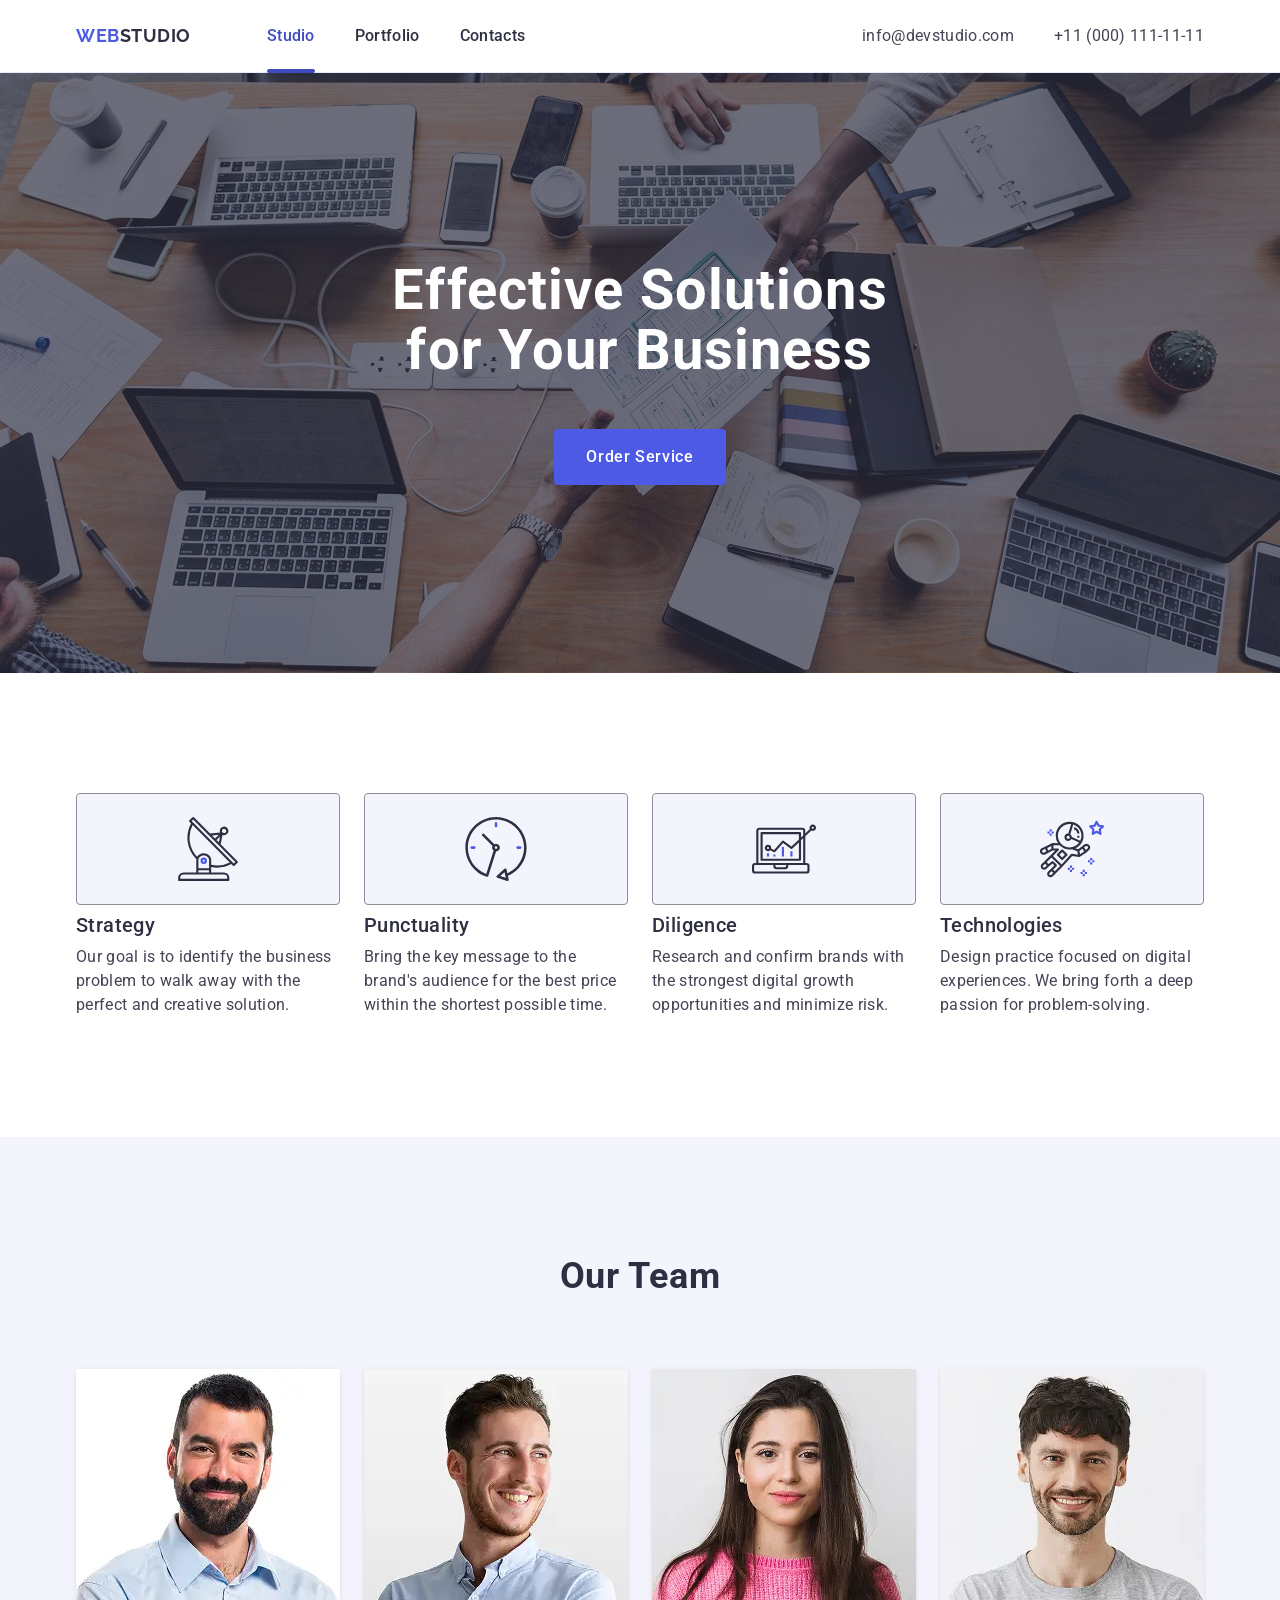
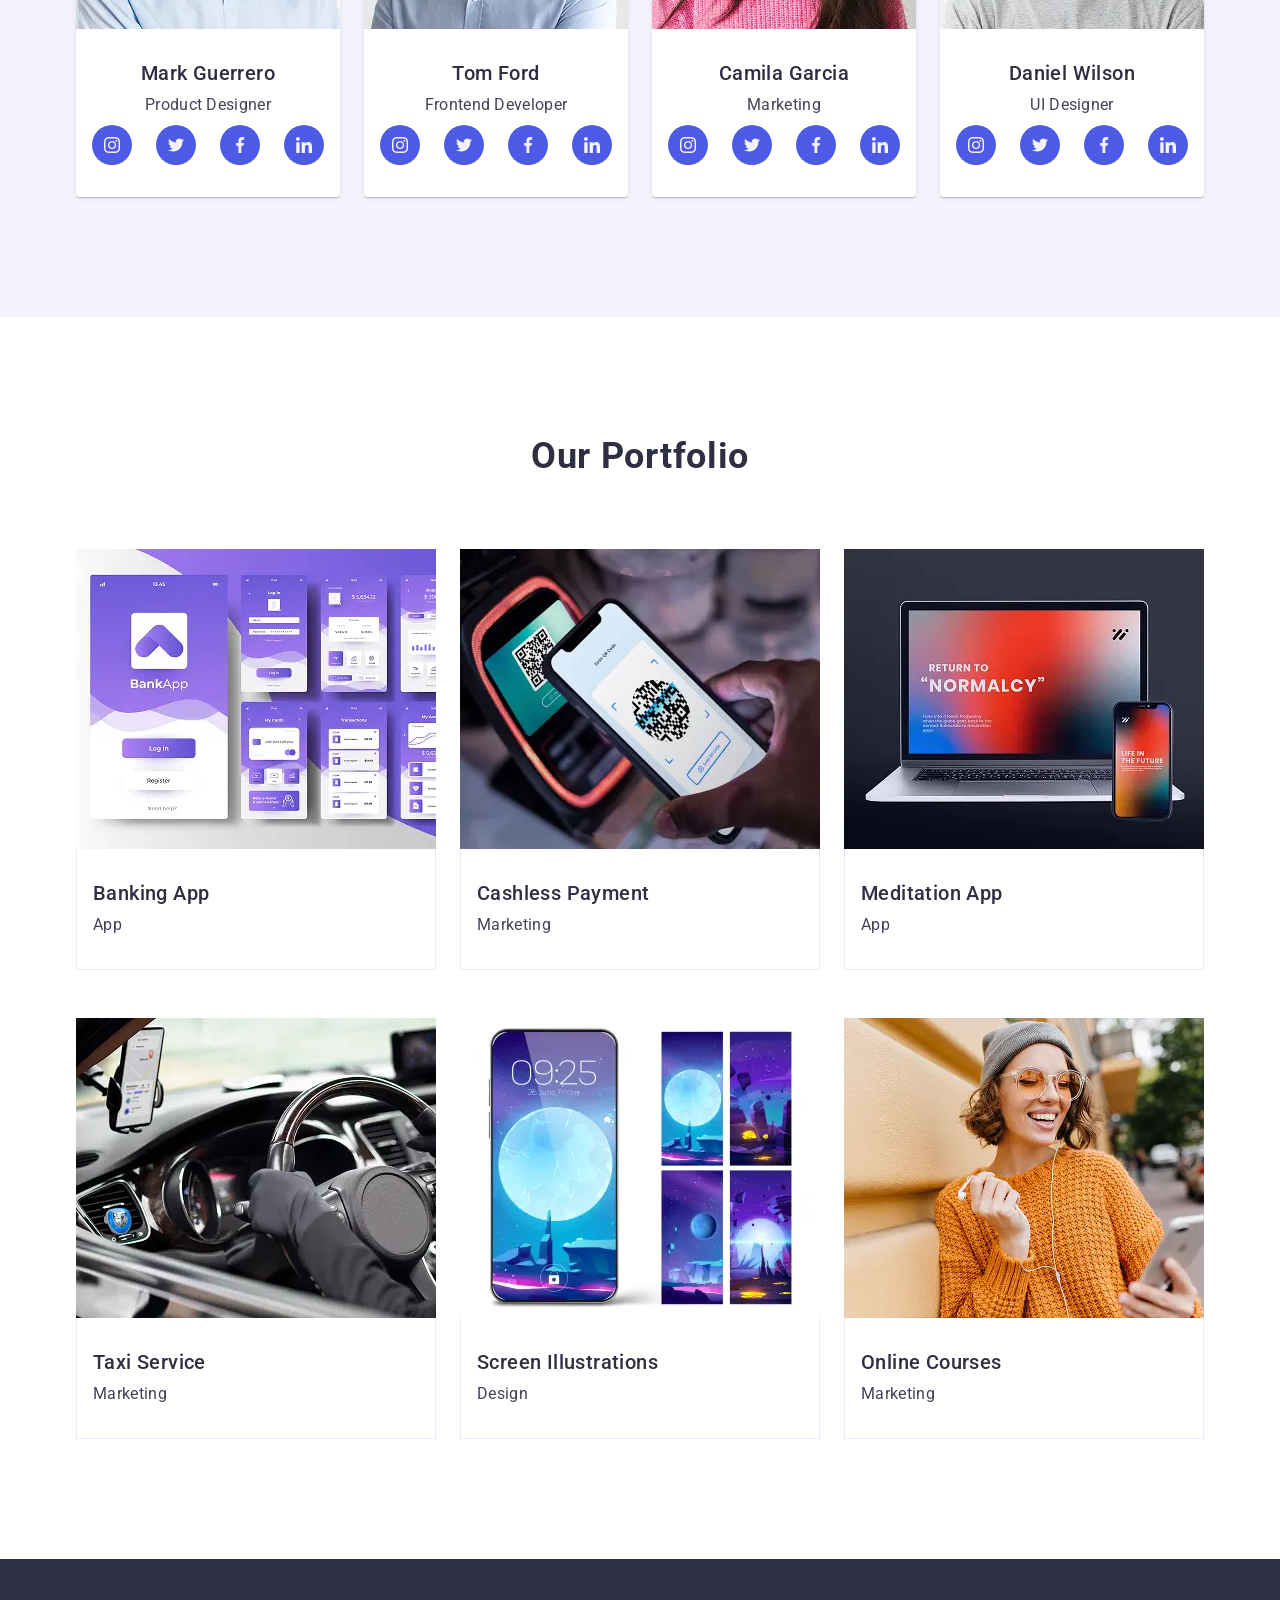
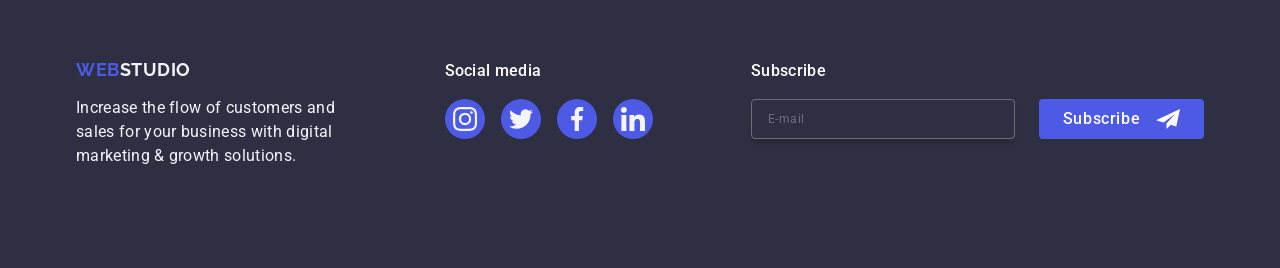
<file: index.html>
<!DOCTYPE html>
<html lang="en">
  <head>
    <meta charset="UTF-8" />
    <meta name="viewport" content="width=device-width, initial-scale=1.0" />
    <title>Web Studio</title>
    <link rel="preconnect" href="https://fonts.googleapis.com" />
    <link rel="preconnect" href="https://fonts.gstatic.com" crossorigin />
    <link
      href="https://fonts.googleapis.com/css2?family=Raleway:wght@700&family=Roboto:wght@400;500;700&display=swap"
      rel="stylesheet"
    />
    <link
      rel="stylesheet"
      href="https://cdn.jsdelivr.net/npm/modern-normalize@2.0.0/modern-normalize.min.css"
    />
    <link rel="stylesheet" href="./css/styles.css" />
  </head>
  <body class="page-container">
    <header class="header">
      <div class="container header-container">
        <nav class="navigation">
          <a href="./index.html" class="logo header-logo header-link"
            >Web<span class="logo-text">Studio</span></a
          >

          <ul class="nav-list">
            <li>
              <a href="./index.html" class="nav-link header-link current"
                >Studio</a
              >
            </li>
            <li>
              <a href="" class="nav-link header-link">Portfolio</a>
            </li>
            <li><a href="" class="nav-link header-link">Contacts</a></li>
          </ul>
        </nav>

        <button type="button" class="burger-btn" data-menu-open>
          <svg class="burger-btn-icon" width="24" height="24">
            <use href="images/icons.svg#icon-burder-menu"></use>
          </svg>
        </button>

        <address class="contacts">
          <ul class="contacts-list">
            <li>
              <a href="mailto:info@devstudio.com" class="contacts-link"
                >info@devstudio.com</a
              >
            </li>
            <li>
              <a href="tel:+110001111111" class="contacts-link"
                >+11 (000) 111-11-11</a
              >
            </li>
          </ul>
        </address>
      </div>

      <!-- MOBILE MENU -->

      <div class="modal-overlay mobile-menu-modal-overlay" data-menu>
        <div class="mobile-menu-modal">
          <button
            type="button"
            class="close-button mobile-menu-button"
            data-menu-close
          >
            <svg class="close-icon" width="8" height="8">
              <use href="images/icons.svg#icon-close"></use>
            </svg>
          </button>
          <ul class="mobile-menu-nav-list">
            <li>
              <a href="./index.html" class="nav-link mobile-menu-link current"
                >Studio</a
              >
            </li>
            <li>
              <a href="" class="nav-link mobile-menu-link">Portfolio</a>
            </li>
            <li><a href="" class="nav-link mobile-menu-link">Contacts</a></li>
          </ul>

          <address class="contacts mobile-menu-contacts">
            <ul class="contacts-list">
              <li>
                <a href="mailto:info@devstudio.com" class="contacts-link"
                  >info@devstudio.com</a
                >
              </li>
              <li>
                <a href="tel:+110001111111" class="contacts-link"
                  >+11 (000) 111-11-11</a
                >
              </li>
            </ul>
          </address>

          <ul class="social-list menu-mobile">
            <li class="social-link-item">
              <a href="#" class="social-link"
                ><svg class="social-icon" width="24" height="24">
                  <use href="images/icons.svg#icon-instagram"></use></svg
              ></a>
            </li>
            <li class="social-link-item">
              <a href="#" class="social-link"
                ><svg class="social-icon" width="24" height="24">
                  <use href="images/icons.svg#icon-twitter"></use></svg
              ></a>
            </li>
            <li class="social-link-item">
              <a href="#" class="social-link"
                ><svg class="social-icon" width="24" height="24">
                  <use href="images/icons.svg#icon-facebook"></use></svg
              ></a>
            </li>
            <li class="social-link-item">
              <a href="#" class="social-link"
                ><svg class="social-icon" width="24" height="24">
                  <use href="images/icons.svg#icon-linkedin"></use></svg
              ></a>
            </li>
          </ul>
        </div>
      </div>
    </header>

    <main>
      <!-- Hero -->
      <section class="hero">
        <div class="container">
          <h1 class="hero-title">Effective Solutions for Your Business</h1>
          <button type="button" class="hero-button" data-modal-open>
            Order Service
          </button>
        </div>
      </section>

      <!-- Peculiarities -->
      <section class="section">
        <div class="container">
          <h2 class="visually-hidden">Peculiarities</h2>
          <ul class="peculiarities-list">
            <li class="peculiarities-item">
              <div class="icon-wrapper">
                <svg class="social-icon" width="64" height="64">
                  <use href="images/icons.svg#icon-antenna"></use>
                </svg>
              </div>
              <h3 class="peculiarities-card-title">Strategy</h3>
              <p class="peculiarities-card-text">
                Our goal is to identify the business problem to walk away with
                the perfect and creative solution.
              </p>
            </li>
            <li class="peculiarities-item">
              <div class="icon-wrapper">
                <svg class="social-icon" width="64" height="64">
                  <use href="images/icons.svg#icon-clock"></use>
                </svg>
              </div>
              <h3 class="peculiarities-card-title">Punctuality</h3>
              <p class="peculiarities-card-text">
                Bring the key message to the brand's audience for the best price
                within the shortest possible time.
              </p>
            </li>
            <li class="peculiarities-item">
              <div class="icon-wrapper">
                <svg class="social-icon" width="64" height="64">
                  <use href="images/icons.svg#icon-diagram"></use>
                </svg>
              </div>
              <h3 class="peculiarities-card-title">Diligence</h3>
              <p class="peculiarities-card-text">
                Research and confirm brands with the strongest digital growth
                opportunities and minimize risk.
              </p>
            </li>
            <li class="peculiarities-item">
              <div class="icon-wrapper">
                <svg class="social-icon" width="64" height="64">
                  <use href="images/icons.svg#icon-astronaut"></use>
                </svg>
              </div>
              <h3 class="peculiarities-card-title">Technologies</h3>
              <p class="peculiarities-card-text">
                Design practice focused on digital experiences. We bring forth a
                deep passion for problem-solving.
              </p>
            </li>
          </ul>
        </div>
      </section>

      <!-- Our Team -->
      <section class="section team">
        <div class="container">
          <h2 class="section-title">Our team</h2>
          <ul class="team-list">
            <li class="team-list-item">
              <picture>
                <source
                  srcset="
                    images/team/member1/teamMember1@1x.webp 1x,
                    images/team/member1/teamMember1@2x.webp 2x
                  "
                  type="image/webp"
                />
                <source
                  srcset="
                    images/team/member1/teamMember1@1x.jpg 1x,
                    images/team/member1/teamMember1@2x.jpg 2x
                  "
                />
                <img
                  src="images/team/member1/teamMember1.jpg"
                  alt="Mark Guerrero portrait"
                  width="264"
                  height="260"
                />
              </picture>
              <div class="team-card-footer">
                <h3 class="card-title">Mark Guerrero</h3>
                <p class="team-card-text">Product Designer</p>
                <ul class="social-list">
                  <li class="social-link-item">
                    <a href="#" class="social-link"
                      ><svg class="social-icon" width="16" height="16">
                        <use href="images/icons.svg#icon-instagram"></use></svg
                    ></a>
                  </li>
                  <li class="social-link-item">
                    <a href="#" class="social-link"
                      ><svg class="social-icon" width="16" height="16">
                        <use href="images/icons.svg#icon-twitter"></use></svg
                    ></a>
                  </li>
                  <li class="social-link-item">
                    <a href="#" class="social-link"
                      ><svg class="social-icon" width="16" height="16">
                        <use href="images/icons.svg#icon-facebook"></use></svg
                    ></a>
                  </li>
                  <li class="social-link-item">
                    <a href="#" class="social-link"
                      ><svg class="social-icon" width="16" height="16">
                        <use href="images/icons.svg#icon-linkedin"></use></svg
                    ></a>
                  </li>
                </ul>
              </div>
            </li>
            <li class="team-list-item">
              <picture>
                <source
                  srcset="
                    images/team/member2/teamMember2@1x.webp 1x,
                    images/team/member2/teamMember2@2x.webp 2x
                  "
                  type="image/webp"
                />
                <source
                  srcset="
                    images/team/member2/teamMember2@1x.jpg 1x,
                    images/team/member2/teamMember2@2x.jpg 2x
                  "
                />
                <img
                  src="images/team/member2/teamMember2.jpg"
                  alt="Tom Ford portrait"
                  width="264"
                  height="260"
                />
              </picture>
              <div class="team-card-footer">
                <h3 class="card-title">Tom Ford</h3>
                <p class="team-card-text">Frontend Developer</p>
                <ul class="social-list">
                  <li class="social-link-item">
                    <a href="#" class="social-link"
                      ><svg class="social-icon" width="16px" height="16px">
                        <use href="images/icons.svg#icon-instagram"></use></svg
                    ></a>
                  </li>
                  <li class="social-link-item">
                    <a href="#" class="social-link"
                      ><svg class="social-icon" width="16px" height="16px">
                        <use href="images/icons.svg#icon-twitter"></use></svg
                    ></a>
                  </li>
                  <li class="social-link-item">
                    <a href="#" class="social-link"
                      ><svg class="social-icon" width="16px" height="16px">
                        <use href="images/icons.svg#icon-facebook"></use></svg
                    ></a>
                  </li>
                  <li class="social-link-item">
                    <a href="#" class="social-link"
                      ><svg class="social-icon" width="16px" height="16px">
                        <use href="images/icons.svg#icon-linkedin"></use></svg
                    ></a>
                  </li>
                </ul>
              </div>
            </li>
            <li class="team-list-item">
              <picture>
                <source
                  srcset="
                    images/team/member3/teamMember3@1x.webp 1x,
                    images/team/member3/teamMember3@2x.webp 2x
                  "
                  type="image/webp"
                />
                <source
                  srcset="
                    images/team/member3/teamMember3@1x.jpg 1x,
                    images/team/member3/teamMember3@2x.jpg 2x
                  "
                />
                <img
                  src="images/team/member3/teamMember3.jpg"
                  alt="Camila Garcia portrait"
                  width="264"
                  height="260"
                />
              </picture>
              <div class="team-card-footer">
                <h3 class="card-title">Camila Garcia</h3>
                <p class="team-card-text">Marketing</p>
                <ul class="social-list">
                  <li class="social-link-item">
                    <a href="#" class="social-link"
                      ><svg class="social-icon" width="16px" height="16px">
                        <use href="images/icons.svg#icon-instagram"></use></svg
                    ></a>
                  </li>
                  <li class="social-link-item">
                    <a href="#" class="social-link"
                      ><svg class="social-icon" width="16px" height="16px">
                        <use href="images/icons.svg#icon-twitter"></use></svg
                    ></a>
                  </li>
                  <li class="social-link-item">
                    <a href="#" class="social-link"
                      ><svg class="social-icon" width="16px" height="16px">
                        <use href="images/icons.svg#icon-facebook"></use></svg
                    ></a>
                  </li>
                  <li class="social-link-item">
                    <a href="#" class="social-link"
                      ><svg class="social-icon" width="16px" height="16px">
                        <use href="images/icons.svg#icon-linkedin"></use></svg
                    ></a>
                  </li>
                </ul>
              </div>
            </li>
            <li class="team-list-item">
              <picture>
                <source
                  srcset="
                    images/team/member4/teamMember4@1x.webp 1x,
                    images/team/member4/teamMember4@2x.webp 2x
                  "
                  type="image/webp"
                />
                <source
                  srcset="
                    images/team/member4/teamMember4@1x.jpg 1x,
                    images/team/member4/teamMember4@2x.jpg 2x
                  "
                />
                <img
                  src="images/team/member4/teamMember4.jpg"
                  alt="Daniel Wilson portrait"
                  width="264"
                  height="260"
                />
              </picture>
              <div class="team-card-footer">
                <h3 class="card-title">Daniel Wilson</h3>
                <p class="team-card-text">UI Designer</p>
                <ul class="social-list">
                  <li class="social-link-item">
                    <a href="" class="social-link"
                      ><svg class="social-icon" width="16px" height="16px">
                        <use href="images/icons.svg#icon-instagram"></use></svg
                    ></a>
                  </li>
                  <li class="social-link-item">
                    <a href="" class="social-link"
                      ><svg class="social-icon" width="16px" height="16px">
                        <use href="images/icons.svg#icon-twitter"></use></svg
                    ></a>
                  </li>
                  <li class="social-link-item">
                    <a href="" class="social-link"
                      ><svg class="social-icon" width="16px" height="16px">
                        <use href="images/icons.svg#icon-facebook"></use></svg
                    ></a>
                  </li>
                  <li class="social-link-item">
                    <a href="" class="social-link"
                      ><svg class="social-icon" width="16px" height="16px">
                        <use href="images/icons.svg#icon-linkedin"></use></svg
                    ></a>
                  </li>
                </ul>
              </div>
            </li>
          </ul>
        </div>
      </section>

      <!-- Portfolio -->
      <section class="section">
        <div class="container">
          <h2 class="section-title">Our Portfolio</h2>
          <ul class="portfolio-list">
            <li class="portfolio-list-item">
              <div class="portfolio-image-wrapper">
                <picture>
                  <source
                    srcset="
                      images/portfolio/banking/bankingApp_desktop@1x.webp 1x,
                      images/portfolio/banking/bankingApp_desktop@2x.webp 2x
                    "
                    media="(min-width: 1158px)"
                    type="image/webp"
                    width="360"
                    height="300"
                  />
                  <source
                    srcset="
                      images/portfolio/banking/bankingApp_desktop@1x.jpg 1x,
                      images/portfolio/banking/bankingApp_desktop@2x.jpg 2x
                    "
                    media="(min-width: 1158px)"
                    width="360"
                    height="300"
                  />
                  <source
                    srcset="
                      images/portfolio/banking/bankingApp_tablet@1x.webp 1x,
                      images/portfolio/banking/bankingApp_tablet@2x.webp 2x
                    "
                    media="(min-width: 768px)"
                    type="image/webp"
                    width="356"
                    height="300"
                  />
                  <source
                    srcset="
                      images/portfolio/banking/bankingApp_tablet@1x.jpg 1x,
                      images/portfolio/banking/bankingApp_tablet@1x.jpg 2x
                    "
                    media="(min-width: 768px)"
                    width="356"
                    height="300"
                  />
                  <source
                    srcset="
                      images/portfolio/banking/bankingApp_mobile@1x.webp 1x,
                      images/portfolio/banking/bankingApp_mobile@2x.webp 2x
                    "
                    media="(max-width: 767px)"
                    type="image/webp"
                    width="288"
                    height="280"
                  />
                  <source
                    srcset="
                      images/portfolio/banking/bankingApp_mobile@1x.jpg 1x,
                      images/portfolio/banking/bankingApp_mobile@2x.jpg 2x
                    "
                    media="(max-width: 767px)"
                    width="288"
                    height="280"
                  />

                  <img
                    src="images/portfolio/banking/bankingApp.jpg"
                    alt="Banking App view"
                    class="portfolio-image"
                    width="360"
                    height="300"
                  />
                </picture>
                <p class="portfolio-description">
                  14 Stylish and User-Friendly App Design Concepts · Task
                  Manager App · Calorie Tracker App · Exotic Fruit Ecommerce App
                  · Cloud Storage App
                </p>
              </div>
              <div class="portfolio-card-footer">
                <h3 class="card-title">Banking App</h3>
                <p>App</p>
              </div>
            </li>
            <li class="portfolio-list-item">
              <div class="portfolio-image-wrapper">
                <picture>
                  <source
                    srcset="
                      images/portfolio/cashless/cashless_desktop@1x.webp 1x,
                      images/portfolio/cashless/cashless_desktop@2x.webp 2x
                    "
                    media="(min-width: 1158px)"
                    type="image/webp"
                    width="360"
                    height="300"
                  />
                  <source
                    srcset="
                      images/portfolio/cashless/cashless_desktop@1x.jpg 1x,
                      images/portfolio/cashless/cashless_desktop@2x.jpg 2x
                    "
                    media="(min-width: 1158px)"
                    width="360"
                    height="300"
                  />
                  <source
                    srcset="
                      images/portfolio/cashless/cashless_tablet@1x.webp 1x,
                      images/portfolio/cashless/cashless_tablet@2x.webp 2x
                    "
                    media="(min-width: 768px)"
                    type="image/webp"
                    width="356"
                    height="300"
                  />
                  <source
                    srcset="
                      images/portfolio/cashless/cashless_tablet@1x.jpg 1x,
                      images/portfolio/cashless/cashless_tablet@1x.jpg 2x
                    "
                    media="(min-width: 768px)"
                    width="356"
                    height="300"
                  />
                  <source
                    srcset="
                      images/portfolio/cashless/cashless_mobile@1x.webp 1x,
                      images/portfolio/cashless/cashless_mobile@2x.webp 2x
                    "
                    media="(max-width: 767px)"
                    type="image/webp"
                    width="288"
                    height="280"
                  />
                  <source
                    srcset="
                      images/portfolio/cashless/cashless_mobile@1x.jpg 1x,
                      images/portfolio/cashless/cashless_mobile@2x.jpg 2x
                    "
                    media="(max-width: 767px)"
                    width="288"
                    height="280"
                  />

                  <img
                    src="images/portfolio/cashless/cashless.jpg"
                    alt="Mobile phone and terminal"
                    class="portfolio-image"
                    width="360"
                    height="300"
                  />
                </picture>
                <p class="portfolio-description">
                  14 Stylish and User-Friendly App Design Concepts · Task
                  Manager App · Calorie Tracker App · Exotic Fruit Ecommerce App
                  · Cloud Storage App
                </p>
              </div>
              <div class="portfolio-card-footer">
                <h3 class="card-title">Cashless Payment</h3>
                <p>Marketing</p>
              </div>
            </li>
            <li class="portfolio-list-item">
              <div class="portfolio-image-wrapper">
                <picture>
                  <source
                    srcset="
                      images/portfolio/meditation/meditation_desktop@1x.webp 1x,
                      images/portfolio/meditation/meditation_desktop@2x.webp 2x
                    "
                    media="(min-width: 1158px)"
                    type="image/webp"
                    width="360"
                    height="300"
                  />
                  <source
                    srcset="
                      images/portfolio/meditation/meditation_desktop@1x.jpg 1x,
                      images/portfolio/meditation/meditation_desktop@2x.jpg 2x
                    "
                    media="(min-width: 1158px)"
                    width="360"
                    height="300"
                  />
                  <source
                    srcset="
                      images/portfolio/meditation/meditation_tablet@1x.webp 1x,
                      images/portfolio/meditation/meditation_tablet@2x.webp 2x
                    "
                    media="(min-width: 768px)"
                    type="image/webp"
                    width="356"
                    height="300"
                  />
                  <source
                    srcset="
                      images/portfolio/meditation/meditation_tablet@1x.jpg 1x,
                      images/portfolio/meditation/meditation_tablet@1x.jpg 2x
                    "
                    media="(min-width: 768px)"
                    width="356"
                    height="300"
                  />
                  <source
                    srcset="
                      images/portfolio/meditation/meditation_mobile@1x.webp 1x,
                      images/portfolio/meditation/meditation_mobile@2x.webp 2x
                    "
                    media="(max-width: 767px)"
                    type="image/webp"
                    width="288"
                    height="280"
                  />
                  <source
                    srcset="
                      images/portfolio/meditation/meditation_mobile@1x.jpg 1x,
                      images/portfolio/meditation/meditation_mobile@2x.jpg 2x
                    "
                    media="(max-width: 767px)"
                    width="288"
                    height="280"
                  />

                  <img
                    src="images/portfolio/meditation/meditation.jpg"
                    alt="Laptop and mobile device with Meditation App Home page"
                    class="portfolio-image"
                    width="360"
                    height="300"
                  />
                </picture>
                <p class="portfolio-description">
                  14 Stylish and User-Friendly App Design Concepts · Task
                  Manager App · Calorie Tracker App · Exotic Fruit Ecommerce App
                  · Cloud Storage App
                </p>
              </div>
              <div class="portfolio-card-footer">
                <h3 class="card-title">Meditation App</h3>
                <p>App</p>
              </div>
            </li>
            <li class="portfolio-list-item">
              <div class="portfolio-image-wrapper">
                <picture>
                  <source
                    srcset="
                      images/portfolio/taxi/taxi_desktop@1x.webp 1x,
                      images/portfolio/taxi/taxi_desktop@2x.webp 2x
                    "
                    media="(min-width: 1158px)"
                    type="image/webp"
                    width="360"
                    height="300"
                  />
                  <source
                    srcset="
                      images/portfolio/taxi/taxi_desktop@1x.jpg 1x,
                      images/portfolio/taxi/taxi_desktop@2x.jpg 2x
                    "
                    media="(min-width: 1158px)"
                    width="360"
                    height="300"
                  />
                  <source
                    srcset="
                      images/portfolio/taxi/taxi_tablet@1x.webp 1x,
                      images/portfolio/taxi/taxi_tablet@2x.webp 2x
                    "
                    media="(min-width: 768px)"
                    type="image/webp"
                    width="356"
                    height="300"
                  />
                  <source
                    srcset="
                      images/portfolio/taxi/taxi_tablet@1x.jpg 1x,
                      images/portfolio/taxi/taxi_tablet@1x.jpg 2x
                    "
                    media="(min-width: 768px)"
                    width="356"
                    height="300"
                  />
                  <source
                    srcset="
                      images/portfolio/taxi/taxi_mobile@1x.webp 1x,
                      images/portfolio/taxi/taxi_mobile@2x.webp 2x
                    "
                    media="(max-width: 767px)"
                    type="image/webp"
                    width="288"
                    height="280"
                  />
                  <source
                    srcset="
                      images/portfolio/taxi/taxi_mobile@1x.jpg 1x,
                      images/portfolio/taxi/taxi_mobile@2x.jpg 2x
                    "
                    media="(max-width: 767px)"
                    width="288"
                    height="280"
                  />

                  <img
                    src="images/portfolio/taxi/taxi.jpg"
                    alt="Taxi driver in the car"
                    class="portfolio-image"
                    width="360"
                    height="300"
                  />
                </picture>
                <p class="portfolio-description">
                  14 Stylish and User-Friendly App Design Concepts · Task
                  Manager App · Calorie Tracker App · Exotic Fruit Ecommerce App
                  · Cloud Storage App
                </p>
              </div>
              <div class="portfolio-card-footer">
                <h3 class="card-title">Taxi Service</h3>
                <p>Marketing</p>
              </div>
            </li>
            <li class="portfolio-list-item">
              <div class="portfolio-image-wrapper">
                <picture>
                  <source
                    srcset="
                      images/portfolio/illustrations/illustrations_desktop@1x.webp 1x,
                      images/portfolio/illustrations/illustrations_desktop@2x.webp 2x
                    "
                    media="(min-width: 1158px)"
                    type="image/webp"
                    width="360"
                    height="300"
                  />
                  <source
                    srcset="
                      images/portfolio/illustrations/illustrations_desktop@1x.jpg 1x,
                      images/portfolio/illustrations/illustrations_desktop@2x.jpg 2x
                    "
                    media="(min-width: 1158px)"
                    width="360"
                    height="300"
                  />
                  <source
                    srcset="
                      images/portfolio/illustrations/illustrations_tablet@1x.webp 1x,
                      images/portfolio/illustrations/illustrations_tablet@2x.webp 2x
                    "
                    media="(min-width: 768px)"
                    type="image/webp"
                    width="356"
                    height="300"
                  />
                  <source
                    srcset="
                      images/portfolio/illustrations/illustrations_tablet@1x.jpg 1x,
                      images/portfolio/illustrations/illustrations_tablet@1x.jpg 2x
                    "
                    media="(min-width: 768px)"
                    width="356"
                    height="300"
                  />
                  <source
                    srcset="
                      images/portfolio/illustrations/illustrations_mobile@1x.webp 1x,
                      images/portfolio/illustrations/illustrations_mobile@2x.webp 2x
                    "
                    media="(max-width: 767px)"
                    type="image/webp"
                    width="288"
                    height="280"
                  />
                  <source
                    srcset="
                      images/portfolio/illustrations/illustrations_mobile@1x.jpg 1x,
                      images/portfolio/illustrations/illustrations_mobile@2x.jpg 2x
                    "
                    media="(max-width: 767px)"
                    width="288"
                    height="280"
                  />

                  <img
                    src="images/portfolio/illustrations/illustrations.jpg"
                    alt="Mobile device and screen illustrations"
                    class="portfolio-image"
                    width="360"
                    height="300"
                  />
                </picture>
                <p class="portfolio-description">
                  14 Stylish and User-Friendly App Design Concepts · Task
                  Manager App · Calorie Tracker App · Exotic Fruit Ecommerce App
                  · Cloud Storage App
                </p>
              </div>
              <div class="portfolio-card-footer">
                <h3 class="card-title">Screen Illustrations</h3>
                <p>Design</p>
              </div>
            </li>
            <li class="portfolio-list-item">
              <div class="portfolio-image-wrapper">
                <picture>
                  <source
                    srcset="
                      images/portfolio/courses/courses_desktop@1x.webp 1x,
                      images/portfolio/courses/courses_desktop@2x.webp 2x
                    "
                    media="(min-width: 1158px)"
                    type="image/webp"
                    width="360"
                    height="300"
                  />
                  <source
                    srcset="
                      images/portfolio/courses/courses_desktop@1x.jpg 1x,
                      images/portfolio/courses/courses_desktop@2x.jpg 2x
                    "
                    media="(min-width: 1158px)"
                    width="360"
                    height="300"
                  />
                  <source
                    srcset="
                      images/portfolio/courses/courses_tablet@1x.webp 1x,
                      images/portfolio/courses/courses_tablet@2x.webp 2x
                    "
                    media="(min-width: 768px)"
                    type="image/webp"
                    width="356"
                    height="300"
                  />
                  <source
                    srcset="
                      images/portfolio/courses/courses_tablet@1x.jpg 1x,
                      images/portfolio/courses/courses_tablet@1x.jpg 2x
                    "
                    media="(min-width: 768px)"
                    width="356"
                    height="300"
                  />
                  <source
                    srcset="
                      images/portfolio/courses/courses_mobile@1x.webp 1x,
                      images/portfolio/courses/courses_mobile@2x.webp 2x
                    "
                    media="(max-width: 767px)"
                    type="image/webp"
                    width="288"
                    height="280"
                  />
                  <source
                    srcset="
                      images/portfolio/courses/courses_mobile@1x.jpg 1x,
                      images/portfolio/courses/courses_mobile@2x.jpg 2x
                    "
                    media="(max-width: 767px)"
                    width="288"
                    height="280"
                  />

                  <img
                    src="images/portfolio/courses/courses.jpg"
                    alt="The girl with mobile device"
                    class="portfolio-image"
                    width="360"
                    height="300"
                  />
                </picture>
                <p class="portfolio-description">
                  14 Stylish and User-Friendly App Design Concepts · Task
                  Manager App · Calorie Tracker App · Exotic Fruit Ecommerce App
                  · Cloud Storage App
                </p>
              </div>
              <div class="portfolio-card-footer">
                <h3 class="card-title">Online Courses</h3>
                <p>Marketing</p>
              </div>
            </li>
          </ul>
        </div>
      </section>
    </main>

    <footer class="footer">
      <div class="container footer-container">
        <div class="footer-item">
          <a href="./index.html" class="logo footer-logo"
            >Web<span class="logo-text secondary-logo-text">Studio</span></a
          >
          <p class="footer-text">
            Increase the flow of customers and sales for your business with
            digital marketing & growth solutions.
          </p>
        </div>
        <div class="footer-item">
          <p class="social-media-title">Social media</p>
          <ul class="social-list footer-social-list">
            <li class="social-link-item">
              <a href="" class="social-link footer-link"
                ><svg class="social-icon" width="24" height="24">
                  <use href="images/icons.svg#icon-instagram"></use></svg
              ></a>
            </li>
            <li class="social-link-item">
              <a href="" class="social-link footer-link"
                ><svg class="social-icon" width="24" height="24">
                  <use href="images/icons.svg#icon-twitter"></use></svg
              ></a>
            </li>
            <li class="social-link-item">
              <a href="" class="social-link footer-link"
                ><svg class="social-icon" width="24" height="24">
                  <use href="images/icons.svg#icon-facebook"></use></svg
              ></a>
            </li>
            <li class="social-link-item">
              <a href="" class="social-link footer-link"
                ><svg class="social-icon" width="24" height="24">
                  <use href="images/icons.svg#icon-linkedin"></use></svg
              ></a>
            </li>
          </ul>
        </div>

        <!-- Subscribe form -->

        <div class="footer-item">
          <p class="subscribe-title">Subscribe</p>
          <form class="subscribe-form">
            <label class="subscribe-label">
              <input
                type="email"
                class="form-field-mailing"
                name="mailing"
                id="mailing"
                placeholder="E-mail"
              />
            </label>
            <button type="submit" class="subscribe-btn">
              Subscribe
              <svg class="telegram-icon" width="24" height="24">
                <use href="images/icons.svg#icon-telegram"></use>
              </svg>
            </button>
          </form>
        </div>
      </div>
    </footer>

    <!-- Modal window -->

    <div class="modal-overlay" data-modal>
      <div class="modal">
        <button type="button" class="close-button" data-modal-close>
          <svg class="close-icon" width="8" height="8">
            <use href="images/icons.svg#icon-close"></use>
          </svg>
        </button>
        <p class="modal-title">Leave your contacts and we will call you back</p>

        <form class="modal-form">
          <div class="form-group">
            <label for="user-name" class="form-label">Name</label>
            <div class="form-field">
              <input
                type="text"
                name="user-name"
                class="form-input"
                id="user-name"
              />
              <svg class="icon" width="18" height="24">
                <use href="images/icons.svg#icon-person"></use>
              </svg>
            </div>
          </div>

          <div class="form-group">
            <label for="user-phone" class="form-label">Phone</label>
            <div class="form-field">
              <input
                type="tel"
                name="user-phone"
                class="form-input"
                id="user-phone"
              />
              <svg class="icon" width="18" height="24">
                <use href="images/icons.svg#icon-phone"></use>
              </svg>
            </div>
          </div>

          <div class="form-group">
            <label for="user-email" class="form-label">Email</label>
            <div class="form-field">
              <input
                type="email"
                name="user-email"
                class="form-input"
                id="user-email"
              />
              <svg class="icon" width="18" height="24">
                <use href="images/icons.svg#icon-email"></use>
              </svg>
            </div>
          </div>

          <div class="form-group comment">
            <label for="user-comment" class="form-label">Comment</label>
            <textarea
              class="user-comment-textarea"
              name="user-comment"
              id="user-comment"
              placeholder="Text input"
            ></textarea>
          </div>

          <div class="agreement">
            <input
              type="checkbox"
              class="agreement-field visually-hidden"
              name="user-privacy"
              id="user-privacy"
              value="true"
            />
            <label for="user-privacy" class="agreement-label">
              <span class="checkbox-wrapper">
                <svg class="checkbox-icon" width="10" height="8">
                  <use href="images/icons.svg#icon-check"></use>
                </svg>
              </span>
              <span>
                I accept the terms and conditions of the
                <a href="#" class="agreement-conditions-link">
                  Privacy Policy</a
                >
              </span>
            </label>
          </div>

          <button type="submit" class="send-modal-btn">Send</button>
        </form>
      </div>
    </div>

    <script src="./js/modal.js"></script>
    <script src="./js/menu.js"></script>
  </body>
</html>
</file>
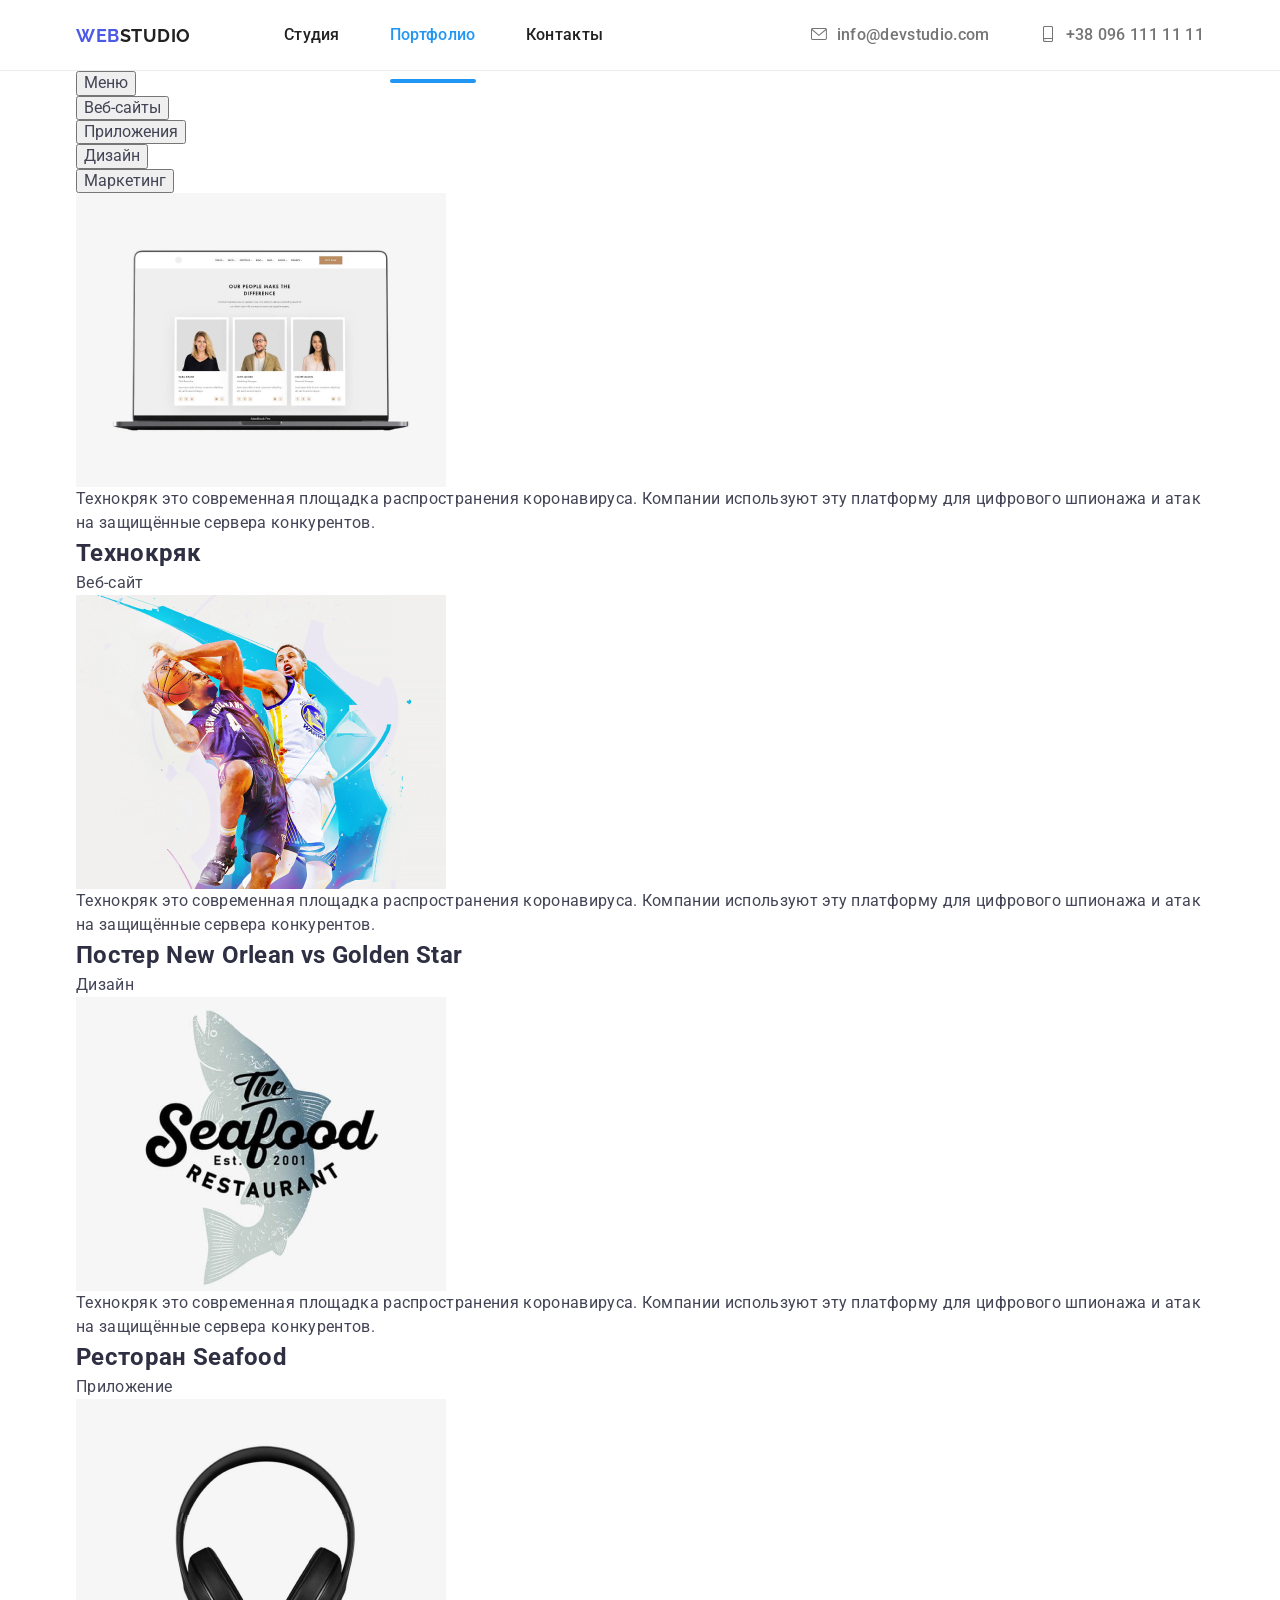
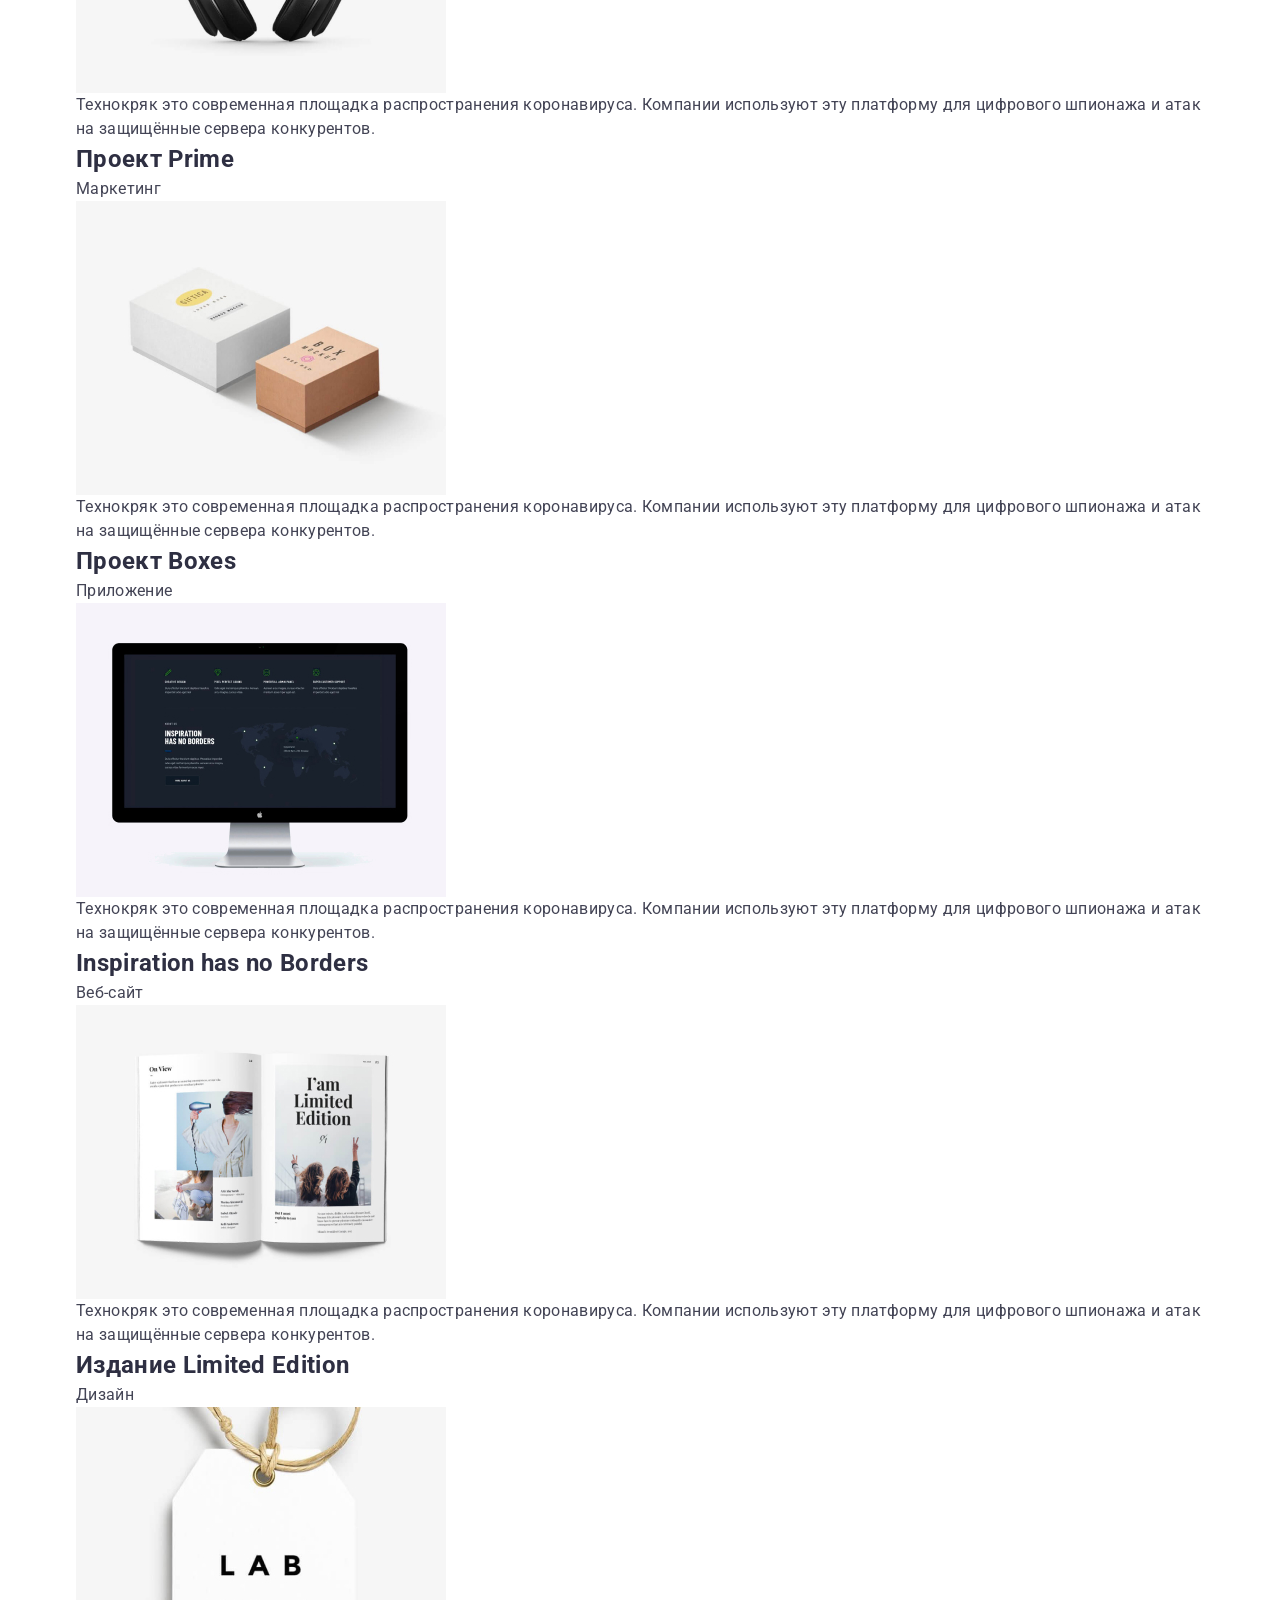
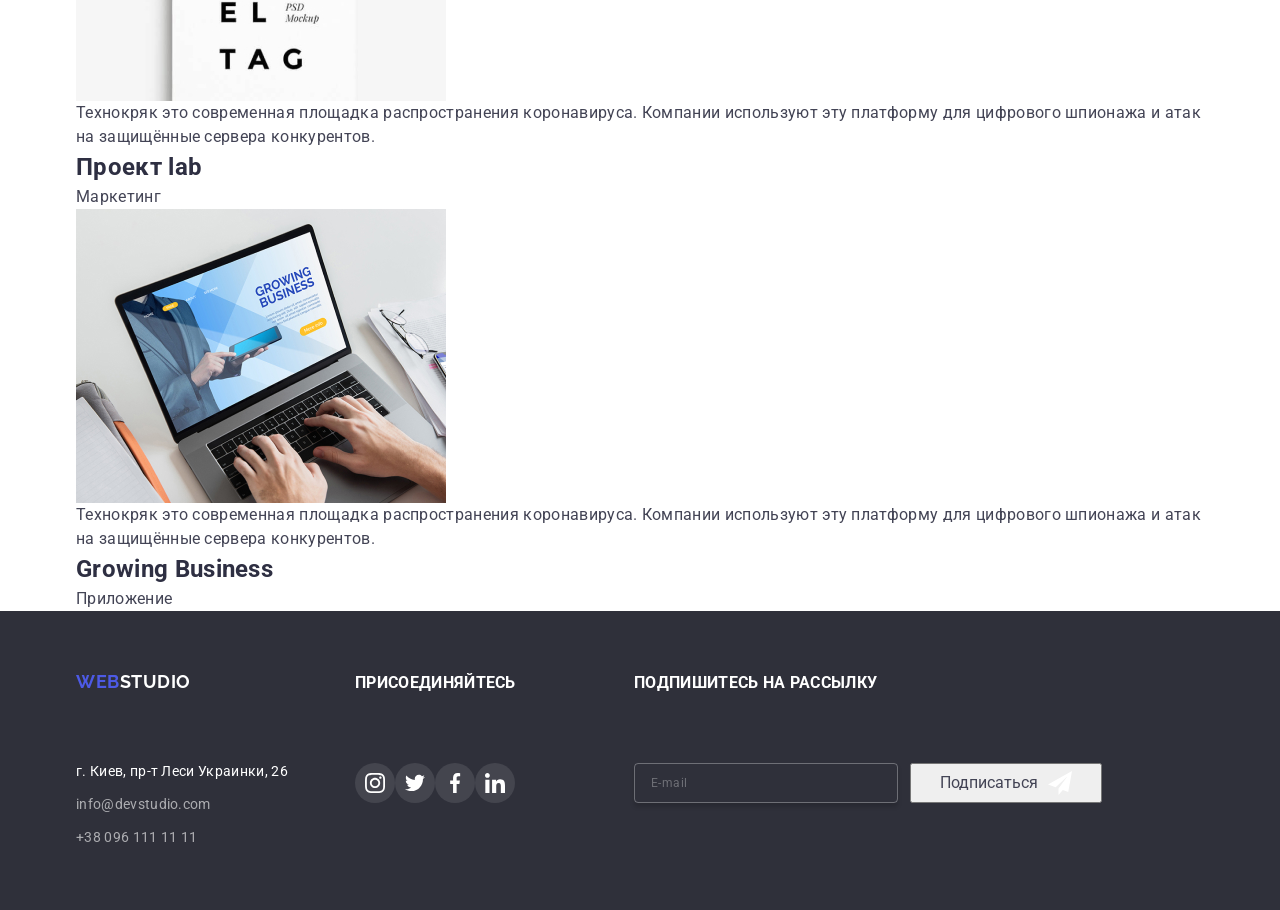
<file: portfolio.html>
<!DOCTYPE html>
<html lang="ru">
  <head>
    <meta charset="UTF-8" />
    <meta name="viewport" content="width=device-width, initial-scale=1.0" />
    <title>Портфолио</title>
    <link rel="preconnect" href="https://fonts.gstatic.com" />
    <link
      href="https://fonts.googleapis.com/css2?family=Raleway:wght@700&family=Roboto:wght@400;500;700;900&display=swap"
      rel="stylesheet"
    />
    <link
      rel="stylesheet"
      href="https://cdnjs.cloudflare.com/ajax/libs/modern-normalize/1.0.0/modern-normalize.min.css"
    />
    <link rel="stylesheet" href="./css/common.css" />
    <link rel="stylesheet" href="./css/styles.css" />
  </head>
  <body>
    <header class="header-page">
      <div class="container header-container">
        <nav class="nav-container">
          <a href="./index.html" class="logo logo-for-header">Web<span class="logo-header">Studio</span></a>

          <ul class="site-nav list">
            <li class="site-nav-item"><a href="./index.html" class="link">Студия</a></li>
            <li class="site-nav-item"><a href="./portfolio.html" class="link current">Портфолио</a></li>
            <li class="site-nav-item"><a href="#" class="link">Контакты</a></li>
          </ul>
        </nav>

        <ul class="site-contacts list">
          <li class="site-contacts-item mail-with-margin">
            <a href="mailto:info@devstudio.com" class="link-contacts">
              <svg class="contact-icon">
                <use href="./img/icons/sprite.svg#icon-header-icon-envelope"></use>
              </svg>
              info@devstudio.com</a
            >
          </li>
          <li class="site-contacts-item">
            <a href="tel:+380961111111" class="link-contacts">
              <svg class="contact-icon">
                <use href="./img/icons/sprite.svg#icon-header-icon-smartphone"></use>
              </svg>
              +38 096 111 11 11</a
            >
          </li>
        </ul>
      </div>
    </header>

    <main>
      <section class="portfolio-section">
        <div class="container">
          <h1 class="visually-hidden">Портфолио</h1>

          <!-- Меню кнопок-фильтров -->

          <ul class="filter-list list">
            <li class="filter-list-item">
              <button type="button" class="button">Меню</button>
            </li>
            <li class="filter-list-item">
              <button type="button" class="button">Веб-сайты</button>
            </li>
            <li class="filter-list-item">
              <button type="button" class="button">Приложения</button>
            </li>
            <li class="filter-list-item">
              <button type="button" class="button">Дизайн</button>
            </li>
            <li class="filter-list-item">
              <button type="button" class="button">Маркетинг</button>
            </li>
          </ul>

          <!-- Список примеров работ -->

          <ul class="example-list list">
            <li class="item">
              <a href="#" class="link-card link">
                <div class="example-img">
                  <img
                    src="./img/portfolio-1.jpg"
                    alt="Главная страница веб-сайта"
                    width="370"
                    height="294"
                    class="img"
                  />
                  <p class="example-content-description">
                    Технокряк это современная площадка распространения коронавируса. Компании используют эту платформу
                    для цифрового шпионажа и атак на защищённые сервера конкурентов.
                  </p>
                </div>
                <div class="card-footer">
                  <h2 class="title">Технокряк</h2>
                  <p class="text">Веб-сайт</p>
                </div>
              </a>
            </li>
            <li class="item">
              <a href="#" class="link-card link">
                <div class="example-img">
                  <img
                    src="./img/portfolio-2.jpg"
                    alt="Два баскетболиста борются за мяч"
                    width="370"
                    height="294"
                    class="img"
                  />
                  <p class="example-content-description">
                    Технокряк это современная площадка распространения коронавируса. Компании используют эту платформу
                    для цифрового шпионажа и атак на защищённые сервера конкурентов.
                  </p>
                </div>

                <div class="card-footer">
                  <h2 class="title">Постер <span lang="en">New Orlean vs Golden Star</span></h2>
                  <p class="text">Дизайн</p>
                </div>
              </a>
            </li>
            <li class="item">
              <a href="#" class="link-card link">
                <div class="example-img">
                  <img
                    src="./img/portfolio-3.jpg"
                    alt="Логотип ресторана Seafood"
                    width="370"
                    height="294"
                    class="img"
                  />
                  <p class="example-content-description">
                    Технокряк это современная площадка распространения коронавируса. Компании используют эту платформу
                    для цифрового шпионажа и атак на защищённые сервера конкурентов.
                  </p>
                </div>
                <div class="card-footer">
                  <h2 class="title">Ресторан <span lang="en">Seafood</span></h2>
                  <p class="text">Приложение</p>
                </div>
              </a>
            </li>
            <li class="item">
              <a href="#" class="link-card link">
                <div class="example-img">
                  <img src="./img/portfolio-4.jpg" alt="Накладные наушники" width="370" height="294" class="img" />
                  <p class="example-content-description">
                    Технокряк это современная площадка распространения коронавируса. Компании используют эту платформу
                    для цифрового шпионажа и атак на защищённые сервера конкурентов.
                  </p>
                </div>
                <div class="card-footer">
                  <h2 class="title">Проект <span lang="en">Prime</span></h2>
                  <p class="text">Маркетинг</p>
                </div>
              </a>
            </li>
            <li class="item">
              <a href="#" class="link-card link">
                <div class="example-img">
                  <img
                    src="./img/portfolio-5.jpg"
                    alt="Одна большая и одна маленькая коробочки"
                    width="370"
                    height="294"
                    class="img"
                  />
                  <p class="example-content-description">
                    Технокряк это современная площадка распространения коронавируса. Компании используют эту платформу
                    для цифрового шпионажа и атак на защищённые сервера конкурентов.
                  </p>
                </div>
                <div class="card-footer">
                  <h2 class="title">Проект <span lang="en">Boxes</span></h2>
                  <p class="text">Приложение</p>
                </div>
              </a>
            </li>
            <li class="item">
              <a href="#" class="link-card link">
                <div class="example-img">
                  <img
                    src="./img/portfolio-6.jpg"
                    alt="Главная страница веб-сайта"
                    width="370"
                    height="294"
                    class="img"
                  />
                  <p class="example-content-description">
                    Технокряк это современная площадка распространения коронавируса. Компании используют эту платформу
                    для цифрового шпионажа и атак на защищённые сервера конкурентов.
                  </p>
                </div>
                <div class="card-footer">
                  <h2 class="title"><span lang="en">Inspiration has no Borders</span></h2>
                  <p class="text">Веб-сайт</p>
                </div>
              </a>
            </li>
            <li class="item">
              <a href="#" class="link-card link">
                <div class="example-img">
                  <img src="./img/potfolio-7.jpg" alt="Разворот книги" width="370" height="294" class="img" />
                  <p class="example-content-description">
                    Технокряк это современная площадка распространения коронавируса. Компании используют эту платформу
                    для цифрового шпионажа и атак на защищённые сервера конкурентов.
                  </p>
                </div>
                <div class="card-footer">
                  <h2 class="title">Издание <span lang="en">Limited Edition</span></h2>
                  <p class="text">Дизайн</p>
                </div>
              </a>
            </li>
            <li class="item">
              <a href="#" class="link-card link">
                <div class="example-img">
                  <img src="./img/portfolio-8.jpg" alt="Бирка" width="370" height="294" class="img" />
                  <p class="example-content-description">
                    Технокряк это современная площадка распространения коронавируса. Компании используют эту платформу
                    для цифрового шпионажа и атак на защищённые сервера конкурентов.
                  </p>
                </div>
                <div class="card-footer">
                  <h2 class="title">Проект <span lang="en">lab</span></h2>
                  <p class="text">Маркетинг</p>
                </div>
              </a>
            </li>
            <li class="item">
              <a href="#" class="link-card link">
                <div class="example-img">
                  <img
                    src="./img/portfolio-9.jpg"
                    alt="Ноутбук на котором набирают текст"
                    width="370"
                    height="294"
                    class="img"
                  />
                  <p class="example-content-description">
                    Технокряк это современная площадка распространения коронавируса. Компании используют эту платформу
                    для цифрового шпионажа и атак на защищённые сервера конкурентов.
                  </p>
                </div>
                <div class="card-footer">
                  <h2 lang="en" class="title">Growing Business</h2>
                  <p class="text">Приложение</p>
                </div>
              </a>
            </li>
          </ul>
        </div>
      </section>
    </main>

    <footer class="footer-page">
      <div class="container all-footer">
        <!--  ADDRESS  -->

        <div class="footer-container">
          <a href="./index.html" class="logo logo-for-footer">Web<span class="logo-footer">Studio</span></a>
          <address class="address-container">
            <ul class="address-list list">
              <li class="address-list-item">
                <a href="https://goo.gl/maps/Ahhb2B3hDKV3ZpVi9" class="text" target="_blank" rel="noopener noreferrer"
                  >г. Киев, пр-т Леси Украинки, 26</a
                >
              </li>
              <li class="address-list-item"><a href="mailto:info@devstudio.com" class="link">info@devstudio.com</a></li>
              <li class="address-list-item"><a href="tel:+380961111111" class="link">+38 096 111 11 11</a></li>
            </ul>
          </address>
        </div>

        <!--  JOIN  -->

        <div class="footer-container join-container">
          <p class="text"><strong class="join">присоединяйтесь</strong></p>
          <ul class="social-list-footer list">
            <li class="social-link-item">
              <a href="#" class="social-link social-footer"
                ><svg class="social-icon" width="20px" height="20px">
                  <use href="./img/icons/sprite.svg#icon-instagram"></use></svg
              ></a>
            </li>
            <li class="social-link-item">
              <a href="#" class="social-link social-footer"
                ><svg class="social-icon" width="20px" height="20px">
                  <use href="./img/icons/sprite.svg#icon-twitter"></use></svg
              ></a>
            </li>
            <li class="social-link-item">
              <a href="#" class="social-link social-footer"
                ><svg class="social-icon" width="20px" height="20px">
                  <use href="./img/icons/sprite.svg#icon-facebook"></use></svg
              ></a>
            </li>
            <li class="social-link-item">
              <a href="#" class="social-link social-footer"
                ><svg class="social-icon" width="20px" height="20px">
                  <use href="./img/icons/sprite.svg#icon-linkedin"></use></svg
              ></a>
            </li>
          </ul>
        </div>

        <!--  SIGN UP  -->

        <div class="footer-container mailing-container">
          <p class="text"><strong class="join">Подпишитесь на рассылку</strong></p>

          <form class="form-mailing">
            <input type="email" class="form-field-mailing" name="mailing" id="mailing" placeholder="E-mail" />
            <button type="submit" class="main-button send-btn">Подписаться</button>
          </form>
        </div>
      </div>
    </footer>
  </body>
</html>
</file>
<file: css/styles.css>
/* Common styles */

body {
  background-color: var(--primary-bg-color);
  color: var(--slate-color);

  font-family: Roboto, sans-serif;
  font-weight: 400;
  letter-spacing: 0.02em;
  font-size: 16px;
  line-height: 1.5;
}

:root {
  --iris-color: #4d5ae5;
  --ocean-color: #404bbf;
  --navy-blue-color: #2e2f42;
  --primary-bg-color: #ffffff;
  --white-color: #ffffff;
  --green-color: #31d0aa;
  --slate-color: #434455;
  --light-slate-color: #8e8f99;
  --cornflower-color: #e7e9fc;
  --cloud-color: #f4f4fd;
  --navy-blue-modal: rgba(46, 47, 66, 0.4);
  --grey-color: rgba(46, 47, 66, 0.7);
  --dairy-color: #fcfcfc;
  --input-color: rgba(255, 255, 255, 0.3);
  --linear-gradient-hero: linear-gradient(
    to right,
    rgba(46, 47, 66, 0.7),
    rgba(46, 47, 66, 0.7)
  );
}

a {
  text-decoration: none;
  color: currentColor;
}

ul,
ol {
  list-style-type: none;
  margin-top: 0;
  margin-bottom: 0;
  padding-left: 0;
}

button {
  cursor: pointer;
}

h1,
h2,
h3,
h4,
h5,
h6 {
  color: var(--navy-blue-color);
  margin-top: 0;
  margin-bottom: 0;
}

p {
  margin-top: 0;
  margin-bottom: 0;
}

img {
  display: block;
  max-width: 100%;
  object-fit: cover;
}

.page-container {
  min-height: 100vh;
  display: flex;
  flex-direction: column;
}

main {
  flex-grow: 1;
}

button {
  font-family: inherit;
  color: currentColor;
}

input {
  font-family: inherit;
}

.section {
  padding-top: 96px;
  padding-bottom: 96px;

  @media screen and (min-width: 1158px) {
    padding-top: 120px;
    padding-bottom: 120px;
  }
}

.container {
  max-width: 320px;
  width: 100%;
  padding-left: 16px;
  padding-right: 16px;
  margin-left: auto;
  margin-right: auto;

  @media screen and (min-width: 768px) {
    max-width: 768px;
  }

  @media screen and (min-width: 1158px) {
    max-width: 1158px;
    padding-left: 15px;
    padding-right: 15px;
  }
}

.visually-hidden {
  position: absolute;
  width: 1px;
  height: 1px;
  margin: -1px;
  border: 0;
  padding: 0;
  white-space: nowrap;
  clip-path: inset(100%);
  clip: rect(0, 0, 0, 0);
  overflow: hidden;
}

/* index.html styles */

.section-title {
  font-size: 36px;
  line-height: 1.11;
  letter-spacing: 0.72px;
  text-align: center;
  text-transform: capitalize;
  margin-bottom: 72px;
}

.card-title {
  font-size: 20px;
  font-weight: 500;
  line-height: 1.2;
  letter-spacing: 0.4px;
  margin-bottom: 8px;
}

/* Header */

.header {
  border-bottom: 1px solid var(--cornflower-color);
  box-shadow: 0 2px 1px 0 rgba(46, 47, 66, 0.08),
    0 1px 1px 0 rgba(46, 47, 66, 0.16), 0 1px 6px 0 rgba(46, 47, 66, 0.08);
}

.header-container {
  display: flex;
  align-items: center;
}

.navigation {
  display: flex;
  align-items: center;
  margin-right: auto;
}

.header-link {
  display: inline-block;
  padding: 16px 0;
  @media screen and (min-width: 768px) {
    padding: 24px 0;
  }
}

.logo {
  display: block;
  font-family: Raleway, sans-serif;
  color: var(--iris-color);
  font-size: 18px;
  font-weight: 700;
  line-height: 1.17;
  letter-spacing: 0.54px;
  text-transform: uppercase;
}

.header-logo {
  @media screen and (min-width: 768px) {
    margin-right: 120px;
  }

  @media screen and (min-width: 1158px) {
    margin-right: 76px;
  }
}

.burger-btn {
  width: 24px;
  height: 24px;
  padding: 0;
  background-color: transparent;
  border: none;
  display: flex;
  align-items: center;
  justify-content: center;
  @media screen and (min-width: 768px) {
    display: none;
  }
}

.logo-text {
  color: var(--navy-blue-color);
}

.nav-list {
  display: flex;
  gap: 40px;

  @media screen and (max-width: 767px) {
    display: none;
  }
}

.nav-link {
  display: block;
  font-size: 36px;
  color: var(--navy-blue-color);
  font-weight: 700;
  font-style: inherit;
  line-height: 1.11;
  transition: color 250ms cubic-bezier(0.4, 0, 0.2, 1);

  @media screen and (min-width: 768px) {
    font-size: inherit;
    line-height: inherit;
    position: relative;
    font-weight: 500;
  }
}

.nav-link:hover,
.nav-link:focus {
  color: var(--ocean-color);
}

.nav-link.current {
  color: var(--ocean-color);
}

.nav-link.current::after {
  content: "";
  display: block;
  position: absolute;
  bottom: -1px;
  left: 0;
  width: 100%;
  height: 4px;
  border-radius: 2px;
  background-color: var(--ocean-color);

  @media screen and (max-width: 767px) {
    display: none;
  }
}

.contacts {
  font-style: normal;

  @media screen and (max-width: 767px) {
    display: none;
  }
}

.contacts-list {
  @media screen and (max-width: 767px) {
    font-size: 20px;
    font-weight: 500;
    line-height: 1.2;
  }

  @media screen and (min-width: 1158px) {
    display: flex;
    gap: 40px;
  }

  @media screen and (min-width: 768px) and (max-width: 1157px) {
    font-size: 12px;
    line-height: 1.16;
    letter-spacing: 0.04em;
  }
}

.contacts-link {
  transition: color 250ms cubic-bezier(0.4, 0, 0.2, 1);

  @media screen and (min-width: 1158px) {
    padding: 24px 0;
  }
}

.contacts-list > li:first-child {
  margin-bottom: 24px;

  @media screen and (min-width: 768px) {
    margin-bottom: 12px;
  }

  @media screen and (min-width: 1158px) {
    margin-bottom: 0;
  }
}

.contacts-link:hover,
.contacts-link:focus {
  color: var(--ocean-color);
}

/* Hero section */

.hero {
  background-color: var(--navy-blue-color);
  padding: 72px 0;
  background-image: var(--linear-gradient-hero),
    url(../images/office/office_mobile@1x.jpg);
  background-repeat: no-repeat;
  background-position: center;
  background-size: cover;
  margin: 0 auto;
  max-width: 320px;

  @media screen and (min-device-pixel-ratio: 2),
    screen and (min-resolution: 192dpi),
    screen and (min-resolution: 2dppx) {
    background-image: var(--linear-gradient-hero),
      url(../images/office/office_mobile@2x.jpg);
  }

  @media screen and (min-width: 768px) {
    max-width: 768px;
    padding: 112px 0;
    background-image: var(--linear-gradient-hero),
      url(../images/office/office_tablet@1x.jpg);

    @media screen and (min-device-pixel-ratio: 2),
      screen and (min-resolution: 192dpi),
      screen and (min-resolution: 2dppx) {
      background-image: var(--linear-gradient-hero),
        url(../images/office/office_tablet@2x.jpg);
    }
  }

  @media screen and (min-width: 1158px) {
    max-width: 1440px;
    padding: 188px 0;

    background-image: var(--linear-gradient-hero),
      url(../images/office/office_desktop@1x.jpg);

    @media screen and (min-device-pixel-ratio: 2),
      screen and (min-resolution: 192dpi),
      screen and (min-resolution: 2dppx) {
      background-image: var(--linear-gradient-hero),
        url(../images/office/office_desktop@2x.jpg);
    }
  }
}

.hero-title {
  max-width: 216px;
  font-size: 36px;
  color: var(--white-color);
  line-height: 1.11;
  letter-spacing: 0.02em;
  text-align: center;
  margin-bottom: 72px;
  margin-left: auto;
  margin-right: auto;

  @media screen and (min-width: 768px) {
    max-width: 496px;
    font-size: 56px;
    line-height: 1.07;
    margin-bottom: 36px;
  }

  @media screen and (min-width: 1158px) {
    margin-bottom: 48px;
  }
}

.hero-button {
  display: block;
  background-color: var(--iris-color);
  color: var(--white-color);
  font-weight: 500;
  line-height: 1.5;
  letter-spacing: 0.04em;
  border: none;
  border-radius: 4px;
  padding: 16px 32px;
  margin-left: auto;
  margin-right: auto;
  min-width: 169px;
  transition: background-color 250ms cubic-bezier(0.4, 0, 0.2, 1);
}

.hero-button:hover,
.hero-button:focus {
  background-color: var(--ocean-color);
}

/* Peculiarities section */

.peculiarities-list {
  @media screen and (min-width: 768px) {
    display: flex;
    flex-wrap: wrap;
    column-gap: 24px;
    row-gap: 72px;
  }

  @media screen and (min-width: 1158px) {
    row-gap: 48px;
  }
}

.peculiarities-card-title {
  font-size: 36px;
  font-weight: 700;
  line-height: 1.11;
  letter-spacing: 0.02em;
  margin-bottom: 8px;
  @media screen and (max-width: 767px) {
    text-align: center;
  }
  @media screen and (min-width: 1158px) {
    font-size: 20px;
    font-weight: 500;
    line-height: 1.2;
  }
}

.peculiarities-item {
  @media screen and (min-width: 768px) {
    width: calc((100% - 1 * 24px) / 2);
  }
  @media screen and (min-width: 1158px) {
    width: calc((100% - 3 * 24px) / 4);
  }
}

@media screen and (max-width: 767px) {
  .peculiarities-item:not(:last-child) {
    margin-bottom: 72px;
  }
}

.icon-wrapper {
  height: 112px;
  background-color: var(--cloud-color);
  border-radius: 4px;
  border: 1px solid var(--light-slate-color);
  margin-bottom: 8px;
  display: flex;
  align-items: center;
  justify-content: center;

  @media screen and (max-width: 1157px) {
    display: none;
  }
}

.peculiarities-card-text {
  letter-spacing: 0.02em;
  @media screen and (max-width: 1157px) {
    font-weight: 500;
  }
}

/* Our Team section */

.team {
  background-color: var(--cloud-color);
}

.team-list {
  padding: 0 12px;
  @media screen and (min-width: 768px) {
    display: flex;
    flex-wrap: wrap;
    column-gap: 24px;
    row-gap: 64px;
    padding: 0 92px;
  }
  @media screen and (min-width: 1158px) {
    row-gap: 48px;
    padding: 0;
  }
}

.team-list-item {
  background-color: var(--white-color);
  border-radius: 0 0 4px 4px;
  box-shadow: 0 1px 6px 0 rgba(46, 47, 66, 0.08),
    0 1px 1px 0 rgba(46, 47, 66, 0.16), 0 2px 1px 0 rgba(46, 47, 66, 0.08);

  @media screen and (min-width: 768px) {
    width: calc((100% - 1 * 24px) / 2);
  }
  @media screen and (min-width: 1158px) {
    width: calc((100% - 3 * 24px) / 4);
  }
}

@media screen and (max-width: 767px) {
  .team-list-item:not(:last-child) {
    margin-bottom: 72px;
  }
}

.team-card-footer {
  padding: 32px 0;
}

.team-list-item h3 {
  text-align: center;
}

.team-card-text {
  font-size: 16px;
  text-align: center;
  margin-bottom: 8px;
}

/* Social links */

.social-list {
  display: flex;
  justify-content: center;
  gap: 24px;
}

.social-link {
  display: flex;
  justify-content: center;
  align-items: center;
  color: var(--cloud-color);
  background-color: var(--iris-color);
  width: 40px;
  height: 40px;
  border-radius: 50%;
  transition: background-color 250ms cubic-bezier(0.4, 0, 0.2, 1);
}

.social-link:hover,
.social-link:focus {
  background-color: var(--ocean-color);
}

.social-icon {
  fill: currentColor;
}

/* Portfolio section */

.portfolio-list {
  @media screen and (min-width: 768px) {
    display: flex;
    flex-wrap: wrap;
    column-gap: 24px;
    row-gap: 72px;
  }
  @media screen and (min-width: 1158px) {
    row-gap: 48px;
  }
}

.portfolio-list-item {
  transition: box-shadow 250ms cubic-bezier(0.4, 0, 0.2, 1);
  box-shadow: 0 1px 6px 0 rgba(46, 47, 66, 0.08);

  @media screen and (min-width: 768px) {
    width: calc((100% - 1 * 24px) / 2);
  }

  @media screen and (min-width: 1158px) {
    width: calc((100% - 2 * 24px) / 3);
    box-shadow: none;
  }
}

@media screen and (max-width: 767px) {
  .portfolio-list-item:not(:last-child) {
    margin-bottom: 48px;
  }
}

.portfolio-image-wrapper {
  position: relative;
  overflow: hidden;
}

.portfolio-list-item:hover,
.portfolio-list-item:focus {
  box-shadow: 0 1px 6px 0 rgba(46, 47, 66, 0.08),
    0 1px 1px 0 rgba(46, 47, 66, 0.16), 0 2px 1px 0 rgba(46, 47, 66, 0.08);
}

.portfolio-image {
  width: 288px;
  height: 280px;

  @media screen and (min-width: 768px) {
    width: 356px;
    height: 300px;
  }

  @media screen and (min-width: 1158px) {
    width: 360px;
  }
}

.portfolio-description {
  position: absolute;
  top: 0;
  left: 0;
  width: 100%;
  height: 100%;
  padding: 40px 32px;

  color: var(--cloud-color);
  background-color: var(--iris-color);

  transform: translateY(100%);
  transition: transform 250ms cubic-bezier(0.4, 0, 0.2, 1);
}

.portfolio-card-footer {
  padding: 32px 16px;
  border-right: 1px solid var(--cornflower-color);
  border-bottom: 1px solid var(--cornflower-color);
  border-left: 1px solid var(--cornflower-color);
}

.portfolio-list-item:hover .portfolio-description,
.portfolio-list-item:focus .portfolio-description {
  transform: translateY(0);
}

/* Footer */

.footer {
  background-color: var(--navy-blue-color);
  padding: 96px 0;
  @media screen and (min-width: 768px) {
    padding: 100px 0;
  }
}

.footer-container {
  @media screen and (min-width: 768px) {
    display: flex;
    flex-wrap: wrap;
    align-items: baseline;
    column-gap: 24px;
    row-gap: 64px;
  }

  @media screen and (min-width: 768px) and (max-width: 1157px) {
    padding-left: 92px;
    padding-right: 92px;
  }
  @media screen and (min-width: 1158px) {
    justify-content: space-between;
    row-gap: 48px;
  }
}

@media screen and (max-width: 767px) {
  .footer-item:not(:last-child) {
    margin-bottom: 72px;
  }
}

.footer-logo {
  display: block;
  margin-bottom: 16px;
  @media screen and (max-width: 767px) {
    text-align: center;
  }
}

.secondary-logo-text {
  color: var(--cloud-color);
}

.footer-text {
  color: var(--cloud-color);
  width: 270px;
}

.social-media-title {
  color: var(--white-color);
  font-weight: 500;
  margin-bottom: 16px;
  @media screen and (max-width: 767px) {
    text-align: center;
  }
}

.social-list.footer-social-list {
  gap: 16px;
}

.social-link.footer-link:hover,
.social-link.footer-link:focus {
  background-color: var(--green-color);
}

/* Footer form */

.subscribe-title {
  color: var(--white-color);
  font-weight: 500;
  margin-bottom: 16px;

  @media screen and (max-width: 767px) {
    text-align: center;
  }
}

.subscribe-form {
  @media screen and (min-width: 768px) {
    display: flex;
    gap: 24px;
  }
}

.form-field-mailing {
  display: block;
  background-color: transparent;
  border: 1px solid var(--input-color);
  border-radius: 4px;
  outline: none;
  box-shadow: 0 4px 4px 0 rgba(0, 0, 0, 0.15);

  width: 100%;
  height: 40px;
  padding-left: 16px;

  font-size: 12px;
  line-height: 2;
  letter-spacing: 0.04em;
  color: var(--white-color);

  transition: border-color 250ms cubic-bezier(0.4, 0, 0.2, 1);

  @media screen and (max-width: 767px) {
    margin-bottom: 16px;
  }

  @media screen and (min-width: 768px) {
    width: 264px;
  }
}

.form-field-mailing:focus {
  border-color: var(--white-color);
}

.form-field-mailing:focus.form-field-mailing::placeholder {
  color: var(--white-color);
}

.form-field-mailing::placeholder {
  font-size: 12px;
  line-height: 2;
  letter-spacing: 0.48px;
  color: var(--input-color);
}

.subscribe-btn {
  display: flex;
  justify-content: center;
  align-items: center;
  border: none;
  border-radius: 4px;
  min-width: 165px;
  height: 40px;
  color: var(--white-color);
  font-weight: 500;
  letter-spacing: 0.64px;
  line-height: inherit;
  background-color: var(--iris-color);
  transition: background-color 250ms cubic-bezier(0.4, 0, 0.2, 1);

  @media screen and (max-width: 767px) {
    margin: 0 auto;
  }
}

.subscribe-btn:hover,
.subscribe-btn:focus {
  background-color: var(--ocean-color);
}

.telegram-icon {
  margin-left: 16px;
  fill: var(--white-color);
}

/* Modal window */

.modal-overlay {
  position: fixed;
  background-color: var(--navy-blue-modal);
  top: 0;
  left: 0;
  width: 100%;
  height: 100%;
  z-index: 999;

  opacity: 0;
  pointer-events: none;
  visibility: hidden;

  transition: opacity 250ms cubic-bezier(0.4, 0, 0.2, 1),
    visibility 250ms cubic-bezier(0.4, 0, 0.2, 1);
}

.modal-overlay.is-open {
  opacity: 1;
  pointer-events: auto;
  visibility: visible;
}

.modal {
  position: absolute;
  top: 50%;
  left: 50%;
  background-color: var(--dairy-color);
  border-radius: 4px;
  box-shadow: 0 2px 1px 0 rgba(0, 0, 0, 0.2), 0 1px 3px 0 rgba(0, 0, 0, 0.12),
    0 1px 1px 0 rgba(0, 0, 0, 0.14);
  width: 100%;
  max-width: 288px;
  height: 95vh;
  max-height: 624px;
  padding: 72px 16px 24px 16px;
  overflow-y: auto;

  transform: translate(-50%, -50%);
  transition: transform 250ms cubic-bezier(0.4, 0, 0.2, 1);

  @media screen and (min-width: 768px) {
    max-width: 408px;
    max-height: 584px;
    padding: 72px 24px 24px 24px;
  }
}

.close-button {
  position: absolute;
  top: 24px;
  right: 24px;
  margin-left: auto;
  width: 24px;
  height: 24px;
  padding: 0;
  display: flex;
  justify-content: center;
  align-items: center;
  border-radius: 50%;
  border: 1px solid rgba(0, 0, 0, 0.1);
  background-color: var(--cornflower-color);
  transition: background-color 250ms cubic-bezier(0.4, 0, 0.2, 1),
    border 250ms cubic-bezier(0.4, 0, 0.2, 1);
}

.close-button:hover,
.close-button:focus {
  background-color: var(--ocean-color);
  border: none;
}

.close-button:hover .close-icon,
.close-button:focus .close-icon {
  fill: var(--white-color);
}

.close-icon {
  fill: var(--navy-blue-color);
  transition: fill 250ms cubic-bezier(0.4, 0, 0.2, 1);
}

.modal-title {
  text-align: center;
  font-weight: 500;
  margin-bottom: 16px;
  color: var(--navy-blue-color);
}

/* Modal form */

.form-group {
  display: flex;
  flex-direction: column;
}

.form-group:not(:last-child) {
  margin-bottom: 8px;
}

.form-label {
  margin-bottom: 4px;
  font-size: 12px;
  line-height: 1.17;
  letter-spacing: 0.04em;
  color: var(--light-slate-color);
}

.form-input {
  width: 100%;
  height: 40px;
  padding-left: 38px;
  padding-right: 12px;
  padding-top: 11px;
  padding-bottom: 11px;
  border: 1px solid var(--navy-blue-modal);
  border-radius: 4px;
  outline: none;
  font-size: 12px;
  line-height: 1.667;
  letter-spacing: 0.01em;
  background-color: transparent;
  outline: transparent;

  transition: border-color 250ms cubic-bezier(0.4, 0, 0.2, 1);
}

.form-field {
  position: relative;
}

.icon {
  display: inline-block;
  position: absolute;
  top: 50%;
  left: 16px;
  transform: translateY(-50%);
  color: var(--navy-blue-color);

  transition: fill 250ms cubic-bezier(0.4, 0, 0.2, 1);
}

.form-input:focus {
  border-color: var(--iris-color);
}

.form-input:focus + .icon {
  fill: var(--iris-color);
}

.form-group.comment {
  margin-bottom: 16px;
}

.user-comment-textarea {
  width: 100%;
  height: 120px;
  resize: none;
  color: var(--navy-blue-modal);
  border: 1px solid var(--navy-blue-modal);
  border-radius: 4px;
  outline: none;
  padding: 8px 16px;
  font-size: 12px;
  line-height: 1.17;
  letter-spacing: 0.04em;
  background-color: transparent;
  outline: transparent;

  transition: border-color 250ms cubic-bezier(0.4, 0, 0.2, 1);
}

.form-group.comment textarea:focus {
  border-color: var(--iris-color);
}

.form-group.comment textarea::placeholder {
  font-size: 12px;
  line-height: 1.17;
  letter-spacing: 0.04em;

  color: var(--navy-blue-modal);
}

.agreement {
  margin-bottom: 16px;
}

.agreement-label {
  font-size: 12px;
  line-height: 1.17;
  letter-spacing: 0.48px;
  color: var(--light-slate-color);

  @media screen and (max-width: 767px) {
    display: flex;
    align-items: center;
  }
}

.checkbox-wrapper {
  display: inline-flex;
  align-items: center;
  justify-content: center;
  width: 16px;
  height: 16px;
  margin-right: 8px;
  border: 1px solid var(--navy-blue-modal);
  border-radius: 2px;
  transition: background-color 250ms cubic-bezier(0.4, 0, 0.2, 1),
    border 250ms cubic-bezier(0.4, 0, 0.2, 1),
    fill 250ms cubic-bezier(0.4, 0, 0.2, 1);
  fill: transparent;

  @media screen and (max-width: 767px) {
    flex-shrink: 0;
  }
}

.agreement-field:checked + .agreement-label span:first-child {
  background-color: var(--ocean-color);
  border: none;
  fill: var(--cloud-color);
}

.checkbox-icon {
  fill: inherit;
}

.agreement-conditions-link {
  color: var(--iris-color);
  text-decoration: underline;
  line-height: 1.33;
  letter-spacing: inherit;

  @media screen and (min-width: 768px) {
    margin-left: 4px;
  }
}

.send-modal-btn {
  display: block;
  padding: 16px 32px;
  min-width: 169px;
  border: none;
  border-radius: 4px;
  color: var(--white-color);
  background-color: var(--iris-color);
  font-size: inherit;
  font-weight: 500;
  line-height: inherit;
  letter-spacing: 0.64px;
  margin-right: auto;
  margin-left: auto;
  box-shadow: 0 4px 4px 0 rgba(0, 0, 0, 0.15);
  transition: background-color 250ms cubic-bezier(0.4, 0, 0.2, 1);
}

.send-modal-btn:hover,
.send-modal-btn:focus {
  background-color: var(--ocean-color);
}

/* Mobile menu */

.modal-overlay.mobile-menu-modal-overlay {
  @media screen and (min-width: 768px) {
    display: none;
  }
}

.mobile-menu-modal {
  position: absolute;
  top: 0;
  right: 0;
  background-color: var(--dairy-color);
  border-radius: 4px;
  box-shadow: 0 2px 1px 0 rgba(0, 0, 0, 0.2), 0 1px 3px 0 rgba(0, 0, 0, 0.12),
    0 1px 1px 0 rgba(0, 0, 0, 0.14);
  max-width: 320px;
  width: 100%;
  height: 100vh;
  padding: 72px 24px 40px 16px;
  overflow-y: auto;
  display: flex;
  flex-direction: column;
  transform: translateX(100%);
  transition: transform 250ms cubic-bezier(0.4, 0, 0.2, 1);
}

.mobile-menu-modal-overlay.is-open .mobile-menu-modal {
  transform: translateX(0);
}

.close-button.mobile-menu-button {
  background-color: transparent;
}

.mobile-menu-nav-list {
  flex-grow: 1;
}

@media screen and (max-width: 767px) {
  .mobile-menu-nav-list li:not(:last-child) {
    margin-bottom: 40px;
  }
}

.contacts.mobile-menu-contacts {
  display: block;
  margin-bottom: 48px;
}

.social-list.menu-mobile {
  gap: 40px;
}
</file>
<file: css/common.css>
body {
  background-color: var(--primary-bg-color);
  color: var(--text-main-color);

  font-family: Roboto, sans-serif;
  font-weight: 400;
  letter-spacing: 0.03em;
  font-size: 14px;
  line-height: 1.7;
}

:root {
  --text-main-color: #757575;
  --title-text-color: #212121;
  --accent-color: #2196f3;
  --primary-bg-color: #ffffff;
  --secondary-bg-color: #2f303a;
  --primary-white-color: #ffffff;
  --secondary-white-color: rgba(255, 255, 255, 0.6);
  --primary-bg-button: #f5f4fa;
  --icons-color: #afb1b8;
}

/* основной цвет фона #FFFFFF */
/* цвет основного текста #757575 */
/*вторичный цвет #212121 */
/* акцент #2196F3 */
/* белый #FFFFFF */
/*белый с прозрачностью rgba(255, 255, 255, 0.6) */
/* цвет фона шапки и футера #2F303A */
/* вторичный цвет фона #F5F4FA */
/* 1200*/

h1,
h2,
h3,
h4,
h5,
h6 {
  margin: 0;
}

ul,
ol {
  margin: 0;
  padding: 0;
}

p {
  margin: 0;
}

.img {
  display: block;
  max-width: 100%;
  height: auto;
}

.list {
  list-style: none;
}

.link {
  text-decoration: none;
}

.container {
  width: 1200px;
  padding-left: 15px;
  padding-right: 15px;
  margin-left: auto;
  margin-right: auto;
  /* outline: 2px solid tomato; */
}

/* ======== HEADER ======== */
/* ======== Site-nav ======== */

.header-page {
  padding-top: 24px;
  padding-bottom: 24px;
  border-bottom: 1px solid #ececec;
}

.container.header-container {
  display: flex;
  align-items: center;
}

.nav-container {
  display: flex;
  align-items: center;

  margin-right: auto;
}

.logo {
  color: #2196f3;
  text-decoration: none;

  font-family: Raleway;
  font-weight: 700;
  font-size: 26px;
  line-height: 1.2;
}

.logo.logo-for-header {
  margin-right: 93px;
}

.logo-header {
  color: #212121;
}

.site-nav {
  font-weight: 500;
  line-height: 1.14;
  letter-spacing: 0.02em;

  display: flex;
}

.site-nav-item {
  margin-right: 50px;
  /* position: relative; */
}

.site-nav-item:last-child {
  margin-right: 0;
}

.site-nav .link {
  color: var(--title-text-color);
  text-decoration: none;
  display: block;

  transition: color 250ms cubic-bezier(0.4, 0, 0.2, 1);
}

.site-nav .link:hover,
.site-nav .link:focus {
  color: var(--accent-color);
}

.link.current {
  position: relative;
  display: inline-block;
  color: var(--accent-color);
}

.link.current::after {
  content: '';
  position: absolute;
  display: block;
  width: 100%;
  height: 4px;
  bottom: -212%;
  left: 0;
  background-color: var(--accent-color);
  border-radius: 2px;
}

/* ========= Contacts ========= */

.site-contacts {
  font-weight: 500;
  line-height: 1.14;
  letter-spacing: 0.02em;

  display: flex;
  align-items: center;
}

.link-contacts {
  color: var(--text-main-color);
  text-decoration: none;

  transition: color 250ms cubic-bezier(0.4, 0, 0.2, 1);
}

.link-contacts:hover,
.link-contacts:focus {
  color: var(--accent-color);
}

.mail-with-margin {
  margin-right: 50px;
}

.link-contacts {
  display: flex;
  justify-content: center;
  padding-top: 2px;
  padding-bottom: 2px;
}

.contact-icon {
  fill: currentColor;
  width: 16px;
  height: 16px;
  margin-right: 10px;
}

/* ======== END HEADER ======== */

/* ======== FOOTER ======== */

.container.all-footer {
  display: flex;
  align-items: baseline;
  justify-content: space-between;
}

/* ======== ADDRESS ======== */

.footer-container {
  width: 270px;
}

.logo.logo-for-footer {
  display: block;
  margin-bottom: 20px;
}

.logo-footer {
  color: #ffffff;
}

.footer-page {
  padding-top: 60px;
  padding-bottom: 60px;
  background-color: var(--secondary-bg-color);
}

.address-container {
  display: flex;
  align-items: center;
}

.address-list {
  font-style: normal;
  font-size: 14px;
  line-height: 1.7;

  display: flex;
  flex-direction: column;
}

.address-list-item {
  margin-bottom: 9px;
}

.address-list-item:last-child {
  margin-bottom: 0;
}

.address-list-item .text {
  color: var(--primary-white-color);
  text-decoration: none;
}

.address-list-item > .link {
  color: var(--secondary-white-color);
  text-decoration: none;

  transition: color 250ms cubic-bezier(0.4, 0, 0.2, 1);
}

.address-list-item > .link:hover,
.address-list-item > .link:focus {
  color: var(--accent-color);
}

/* ======== END ADDRESS ======== */

/* ======== JOIN SOCIAL LINKS ======== */

.join {
  text-transform: uppercase;
}

.footer-container > .text {
  margin-bottom: 20px;
  color: var(--primary-white-color);
}

.social-list-footer {
  display: flex;
}

.social-link.social-footer {
  background-color: rgba(255, 255, 255, 0.1);
  border-radius: 50%;
  color: #ffffff;
}
/* ======== END JOIN SOCIAL LINKS ======== */

/* ======== SIGN UP FORM ======== */

.footer-container.mailing-container {
  width: 570px;
}

.main-button.send-btn {
  padding-right: 28px;
  padding-left: 28px;
  display: flex;
  justify-content: center;
  align-items: center;
}

.main-button.send-btn::after {
  content: '';
  display: inline-block;
  width: 24px;
  height: 24px;
  margin-left: 10px;

  background-image: url(../img/icons/send.svg);
  background-size: contain;
  background-repeat: no-repeat;
}

.form-mailing {
  display: flex;
}

.form-field-mailing {
  display: block;
  background-color: transparent;
  border: 1px solid rgba(255, 255, 255, 0.3);
  border-radius: 4px;
  outline: none;

  width: 358px;
  padding: 16px 16px;
  margin-right: 12px;

  font-size: 16px;
  line-height: 1.25;
  color: #fff;

  transition: border-color 250ms cubic-bezier(0.4, 0, 0.2, 1);
}

.form-field-mailing:focus {
  border-color: var(--accent-color);
}

.form-field-mailing input::placeholder {
  font-size: 16px;
  line-height: 1.25;
  color: rgba(255, 255, 255, 0.6);
}

/* ======== END SIGN UP FORM ======== */

/* ======== END FOOTER ======== */

/* Hidden header */

.visually-hidden {
  position: absolute !important;
  clip: rect(1px 1px 1px 1px);
  clip: rect(1px, 1px, 1px, 1px);
  padding: 0 !important;
  border: 0 !important;
  height: 1px !important;
  width: 1px !important;
  overflow: hidden;
}

/* ======== END FOOTER ======== */
</file>
